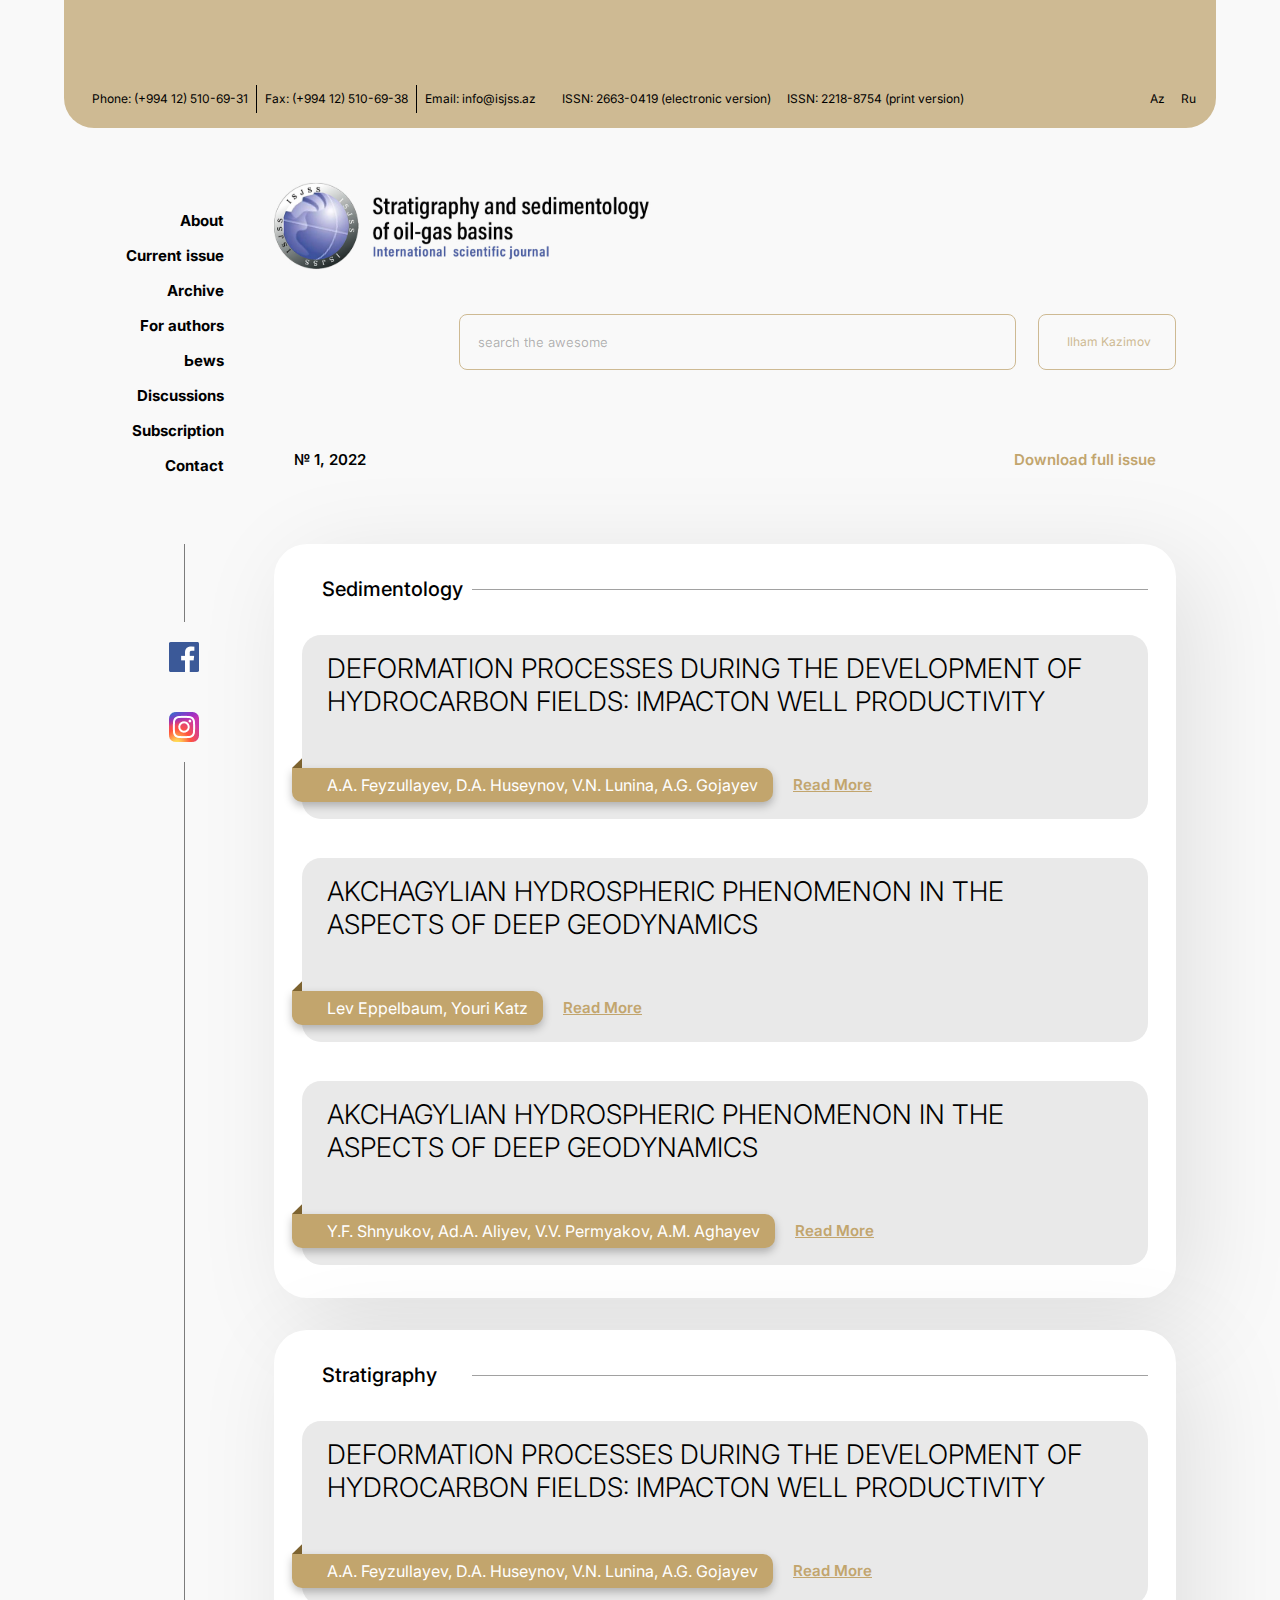
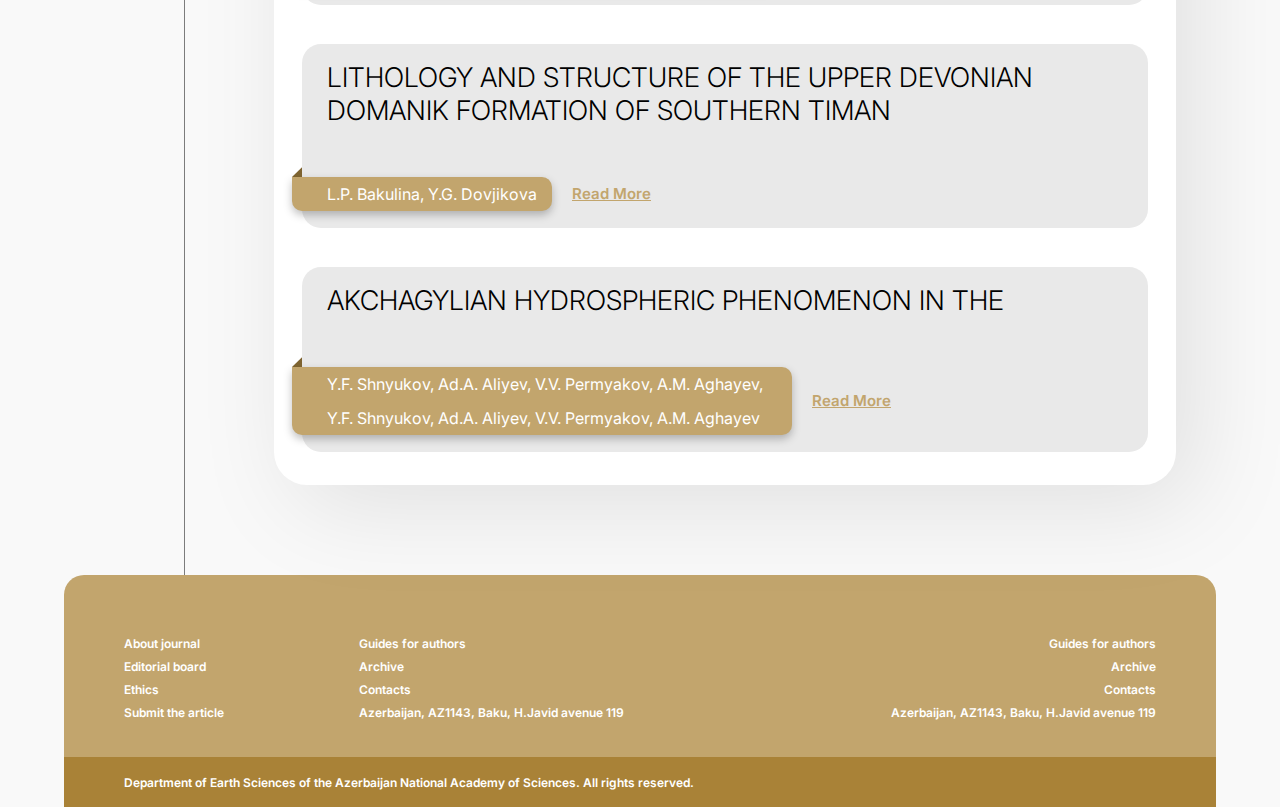
<file: index.html>
<!DOCTYPE html>
<html lang="en">
  <head>
    <meta charset="UTF-8" />
    <meta http-equiv="X-UA-Compatible" content="IE=edge" />
    <meta name="viewport" content="width=device-width, initial-scale=1.0" />
    <title>Document</title>
    <link
      href="https://fonts.googleapis.com/css2?family=Inter:wght@100;200;300;400;500;600;700;800;900&display=swap"
      rel="stylesheet"
    />
    <link
      rel="stylesheet"
      href="https://cdnjs.cloudflare.com/ajax/libs/font-awesome/6.4.0/css/all.min.css"
      integrity="sha512-iecdLmaskl7CVkqkXNQ/ZH/XLlvWZOJyj7Yy7tcenmpD1ypASozpmT/E0iPtmFIB46ZmdtAc9eNBvH0H/ZpiBw=="
      crossorigin="anonymous"
      referrerpolicy="no-referrer"
    />
    <link rel="stylesheet" href="./assets/css/style.css" />
  </head>
  <body>
    <header>
      <div id="head">
        <div class="container">
          <div id="head-information">
            <div class="contact-details">
              <span class="detail">Phone: (+994 12) 510-69-31</span>
              <span class="detail">Fax: (+994 12) 510-69-38</span>
              <span class="detail">Email: info@isjss.az</span>
            </div>
            <div class="issns">
              <span class="issn">ISSN: 2663-0419 (electronic version)</span>
              <span class="issn"> ISSN: 2218-8754 (print version) </span>
            </div>
          </div>
          <div class="langs">
            <span class="lang"> Az </span>
            <span class="lang"> Ru </span>
          </div>
        </div>
      </div>
      <div class="container">
        <ul>
          <li>About</li>
          <li>Current issue</li>
          <li>Archive</li>
          <li>For authors</li>
          <li>Ьews</li>
          <li>Discussions</li>
          <li>Subscription</li>
          <li>Contact</li>
        </ul>
        <div id="div">
          <div id="burger-div">
            <a class="burger" href="#div">
              <i class="fa-solid fa-bars"></i>
            </a>
            <div class="logo">
              <img
                src="./assets/imgs/Screenshot 2022-09-08 at 17.36 1.svg"
                alt=""
              />
            </div>
          </div>
          <div class="search_account">
            <div class="search active">
              <input type="text" placeholder="search the awesome" />
              <i class="fa-solid fa-magnifying-glass"></i>
            </div>
            <div class="account">
              <i class="fa-solid fa-circle-user"></i>
              <span> Ilham Kazimov </span>
            </div>
          </div>
          <div>
            <span> № 1, 2022 </span>
            <button>Download full issue</button>
          </div>
        </div>
      </div>
    </header>
    <section>
      <div class="container">
        <div class="medias">
          <div class="media">
            <img src="./assets/imgs/facebbok.png" alt="" />
          </div>
          <div class="media">
            <img src="./assets/imgs/inst.png" alt="" />
          </div>
        </div>
        <div class="sedimentologies-div">
          <h6>Sedimentology</h6>
          <div class="sedimentologies">
            <div class="sedimentology">
              <p>
                DEFORMATION PROCESSES DURING THE DEVELOPMENT OF HYDROCARBON
                FIELDS: IMPACTON WELL PRODUCTIVITY
              </p>
              <div class="author-div">
                <span class="author">
                  A.A. Feyzullayev, D.A. Huseynov, V.N. Lunina, A.G. Gojayev
                </span>
                <span class="read"> Read More </span>
              </div>
            </div>
            <div class="sedimentology">
              <p>
                AKCHAGYLIAN HYDROSPHERIC PHENOMENON IN THE ASPECTS OF DEEP
                GEODYNAMICS
              </p>
              <div class="author-div">
                <span class="author"> Lev Eppelbaum, Youri Katz </span>
                <span class="read"> Read More </span>
              </div>
            </div>
            <div class="sedimentology">
              <p>
                AKCHAGYLIAN HYDROSPHERIC PHENOMENON IN THE ASPECTS OF DEEP
                GEODYNAMICS
              </p>
              <div class="author-div">
                <span class="author">
                  Y.F. Shnyukov, Ad.A. Aliyev, V.V. Permyakov, A.M. Aghayev
                </span>
                <span class="read"> Read More </span>
              </div>
            </div>
          </div>
        </div>
        <div class="sedimentologies-div stratigraphy">
          <h6>Stratigraphy</h6>
          <div class="sedimentologies">
            <div class="sedimentology">
              <p>
                DEFORMATION PROCESSES DURING THE DEVELOPMENT OF HYDROCARBON
                FIELDS: IMPACTON WELL PRODUCTIVITY
              </p>
              <div class="author-div">
                <span class="author">
                  A.A. Feyzullayev, D.A. Huseynov, V.N. Lunina, A.G. Gojayev
                </span>
                <span class="read"> Read More </span>
              </div>
            </div>
            <div class="sedimentology">
              <p>
                LITHOLOGY AND STRUCTURE OF THE UPPER DEVONIAN DOMANIK FORMATION
                OF SOUTHERN TIMAN
              </p>
              <div class="author-div">
                <span class="author"> L.P. Bakulina, Y.G. Dovjikova </span>
                <span class="read"> Read More </span>
              </div>
            </div>
            <div class="sedimentology">
              <p>AKCHAGYLIAN HYDROSPHERIC PHENOMENON IN THE</p>
              <div class="author-div">
                <span class="author">
                  Y.F. Shnyukov, Ad.A. Aliyev, V.V. Permyakov, A.M. Aghayev,
                  Y.F. Shnyukov, Ad.A. Aliyev, V.V. Permyakov, A.M. Aghayev
                </span>
                <span class="read"> Read More </span>
              </div>
            </div>
          </div>
        </div>
      </div>
    </section>
    <footer>
      <div class="container">
        <div class="footer-top">
          <div class="ul">
            <ul>
              <li>About journal</li>
              <li>Editorial board</li>
              <li>Ethics</li>
              <li>Submit the article</li>
            </ul>
            <ul>
              <li>Guides for authors</li>
              <li>Archive</li>
              <li>Contacts</li>
              <li>Azerbaijan, AZ1143, Baku, H.Javid avenue 119</li>
            </ul>
          </div>
          <ul>
            <li>Guides for authors</li>
            <li>Archive</li>
            <li>Contacts</li>
            <li>Azerbaijan, AZ1143, Baku, H.Javid avenue 119</li>
          </ul>
        </div>
        <div class="footer-bottom">
          Department of Earth Sciences of the Azerbaijan National Academy of
          Sciences. All rights reserved.
        </div>
      </div>
    </footer>
    <script src="./assets/js/app.js"></script>
  </body>
</html>
</file>
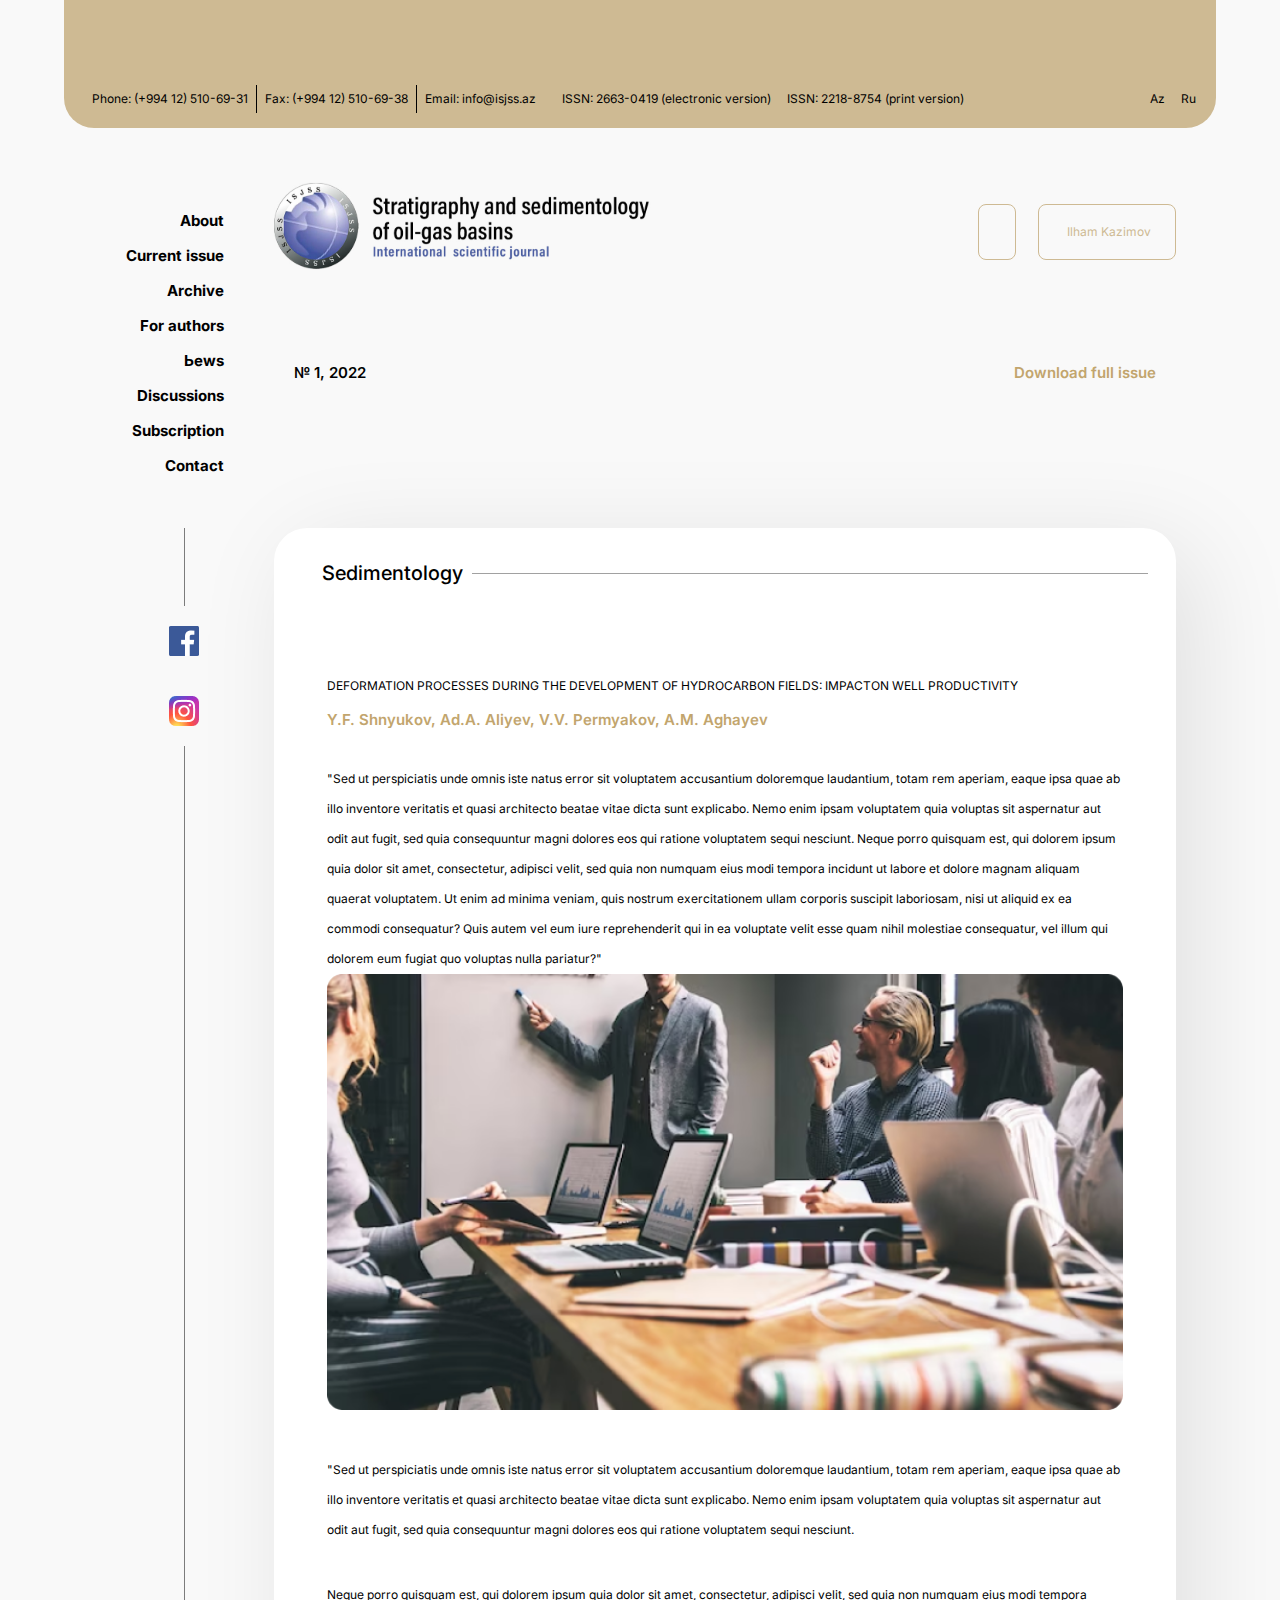
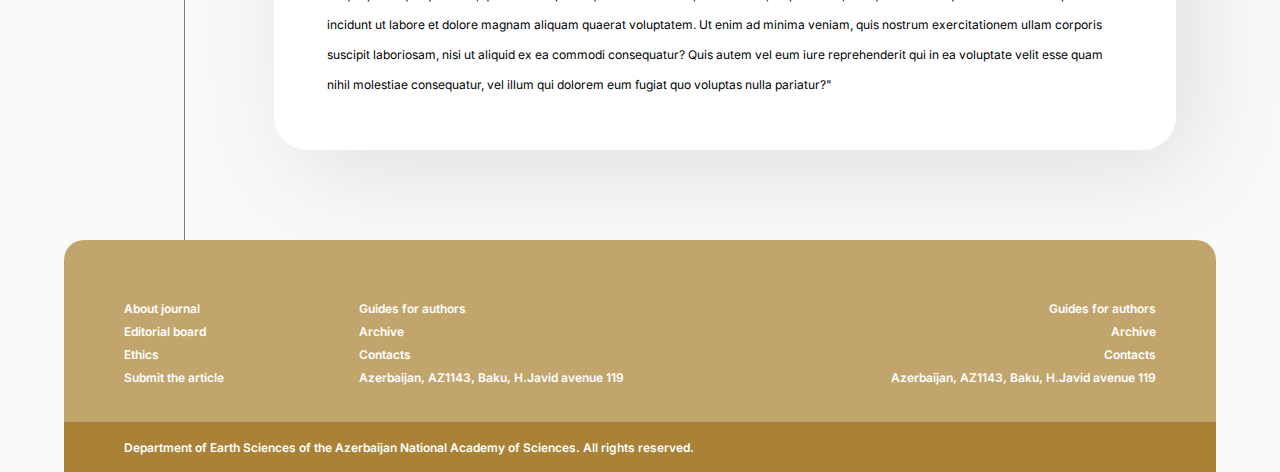
<file: detail.html>
<!DOCTYPE html>
<html lang="en">
  <head>
    <meta charset="UTF-8" />
    <meta http-equiv="X-UA-Compatible" content="IE=edge" />
    <meta name="viewport" content="width=device-width, initial-scale=1.0" />
    <title>Document</title>
    <link
      href="https://fonts.googleapis.com/css2?family=Inter:wght@100;200;300;400;500;600;700;800;900&display=swap"
      rel="stylesheet"
    />
    <link
      rel="stylesheet"
      href="https://cdnjs.cloudflare.com/ajax/libs/font-awesome/6.4.0/css/all.min.css"
      integrity="sha512-iecdLmaskl7CVkqkXNQ/ZH/XLlvWZOJyj7Yy7tcenmpD1ypASozpmT/E0iPtmFIB46ZmdtAc9eNBvH0H/ZpiBw=="
      crossorigin="anonymous"
      referrerpolicy="no-referrer"
    />
    <link rel="stylesheet" href="./assets/css/style.css" />
  </head>
  <body>
    <header>
      <div id="head">
        <div class="container">
          <div id="head-information">
            <div class="contact-details">
              <span class="detail">Phone: (+994 12) 510-69-31</span>
              <span class="detail">Fax: (+994 12) 510-69-38</span>
              <span class="detail">Email: info@isjss.az</span>
            </div>
            <div class="issns">
              <span class="issn">ISSN: 2663-0419 (electronic version)</span>
              <span class="issn"> ISSN: 2218-8754 (print version) </span>
            </div>
          </div>
          <div class="langs">
            <span class="lang"> Az </span>
            <span class="lang"> Ru </span>
          </div>
        </div>
      </div>
      <div class="container">
        <ul>
          <li>About</li>
          <li>Current issue</li>
          <li>Archive</li>
          <li>For authors</li>
          <li>Ьews</li>
          <li>Discussions</li>
          <li>Subscription</li>
          <li>Contact</li>
        </ul>
        <div id="div">
          <div id="head-top">
            <div id="burger-div">
              <a class="burger" href="#div">
                <i class="fa-solid fa-bars"></i>
              </a>
              <div class="logo">
                <img
                  src="./assets/imgs/Screenshot 2022-09-08 at 17.36 1.svg"
                  alt=""
                />
              </div>
            </div>
            <div class="search_account">
              <div class="search">
                <input type="text" placeholder="search the awesome" />
                <i class="fa-solid fa-magnifying-glass"></i>
              </div>
              <div class="account">
                <i class="fa-solid fa-circle-user"></i>
                <span> Ilham Kazimov </span>
              </div>
            </div>
          </div>
          <div>
            <span> № 1, 2022 </span>
            <button>Download full issue</button>
          </div>
        </div>
      </div>
    </header>
    <section>
      <div class="container">
        <div class="medias">
          <div class="media">
            <img src="./assets/imgs/facebbok.png" alt="" />
          </div>
          <div class="media">
            <img src="./assets/imgs/inst.png" alt="" />
          </div>
        </div>
        <div class="sedimentologies-div">
          <h6>Sedimentology</h6>
          <div class="sedimentologies">
            <div class="sedimentology detail">
              <p class="text">
                DEFORMATION PROCESSES DURING THE DEVELOPMENT OF HYDROCARBON
                FIELDS: IMPACTON WELL PRODUCTIVITY
              </p>
              <div class="author-div">
                <span class="read">
                  Y.F. Shnyukov, Ad.A. Aliyev, V.V. Permyakov, A.M. Aghayev
                </span>
              </div>
              <p class="text">
                "Sed ut perspiciatis unde omnis iste natus error sit voluptatem
                accusantium doloremque laudantium, totam rem aperiam, eaque ipsa
                quae ab illo inventore veritatis et quasi architecto beatae
                vitae dicta sunt explicabo. Nemo enim ipsam voluptatem quia
                voluptas sit aspernatur aut odit aut fugit, sed quia
                consequuntur magni dolores eos qui ratione voluptatem sequi
                nesciunt. Neque porro quisquam est, qui dolorem ipsum quia dolor
                sit amet, consectetur, adipisci velit, sed quia non numquam eius
                modi tempora incidunt ut labore et dolore magnam aliquam quaerat
                voluptatem. Ut enim ad minima veniam, quis nostrum
                exercitationem ullam corporis suscipit laboriosam, nisi ut
                aliquid ex ea commodi consequatur? Quis autem vel eum iure
                reprehenderit qui in ea voluptate velit esse quam nihil
                molestiae consequatur, vel illum qui dolorem eum fugiat quo
                voluptas nulla pariatur?"
              </p>
              <div class="image">
                <img src="./assets/imgs/image 1 (1).png" alt="" />
              </div>
              <p class="text">
                "Sed ut perspiciatis unde omnis iste natus error sit voluptatem
                accusantium doloremque laudantium, totam rem aperiam, eaque ipsa
                quae ab illo inventore veritatis et quasi architecto beatae
                vitae dicta sunt explicabo. Nemo enim ipsam voluptatem quia
                voluptas sit aspernatur aut odit aut fugit, sed quia
                consequuntur magni dolores eos qui ratione voluptatem sequi
                nesciunt.
              </p>
              <p class="text">
                Neque porro quisquam est, qui dolorem ipsum quia dolor sit amet,
                consectetur, adipisci velit, sed quia non numquam eius modi
                tempora incidunt ut labore et dolore magnam aliquam quaerat
                voluptatem. Ut enim ad minima veniam, quis nostrum
                exercitationem ullam corporis suscipit laboriosam, nisi ut
                aliquid ex ea commodi consequatur? Quis autem vel eum iure
                reprehenderit qui in ea voluptate velit esse quam nihil
                molestiae consequatur, vel illum qui dolorem eum fugiat quo
                voluptas nulla pariatur?"
              </p>
            </div>
          </div>
        </div>
      </div>
    </section>
    <footer>
      <div class="container">
        <div class="footer-top">
          <div class="ul">
            <ul>
              <li>About journal</li>
              <li>Editorial board</li>
              <li>Ethics</li>
              <li>Submit the article</li>
            </ul>
            <ul>
              <li>Guides for authors</li>
              <li>Archive</li>
              <li>Contacts</li>
              <li>Azerbaijan, AZ1143, Baku, H.Javid avenue 119</li>
            </ul>
          </div>
          <ul>
            <li>Guides for authors</li>
            <li>Archive</li>
            <li>Contacts</li>
            <li>Azerbaijan, AZ1143, Baku, H.Javid avenue 119</li>
          </ul>
        </div>
        <div class="footer-bottom">
          Department of Earth Sciences of the Azerbaijan National Academy of
          Sciences. All rights reserved.
        </div>
      </div>
    </footer>
    <script src="./assets/js/app.js"></script>
  </body>
</html>
</file>
<file: assets/css/style.css>
* {
  margin: 0;
  padding: 0;
  list-style: none;
  text-decoration: none;
  box-sizing: border-box;
  font-family: "Inter", sans-serif;
  scroll-behavior: smooth;
}
body {
  background-color: #f9f9f9;
}
#head-information {
  display: flex;
  flex-wrap: wrap;
}
.container {
  width: 1200px;
  max-width: 90%;
  margin: 0 auto;
  padding: 0 40px;
}
.container.main {
  display: flex;
  gap: 50px;
}
#head .container {
  display: flex;
  height: 128px;
  background-color: #ceba93;
  justify-content: space-between;
  border-radius: 0 0 30px 30px;
  padding: 0 28px 15px 20px;
  align-items: flex-end;
}
#head {
  display: flex;
  align-items: flex-end;
}
.contact-details {
  width: 470px;
  display: flex;
  /* height: 28px; */
}
.issns {
  display: flex;
  justify-content: space-between;
}
.detail,
.issn,
.lang {
  font-weight: 400;
  font-size: 12px;
  line-height: 28px;
  color: #000000;
  padding: 0 8px;
  height: max-content;
  /* display: block; */
}
.detail:nth-child(n + 2) {
  border-left: 1px solid black;
}
.langs {
  display: flex;
  width: 46px;
  justify-content: space-between;
}
header {
  position: relative;
}
header .container {
  display: flex;
  gap: 50px;
}
#head-top {
  display: flex;
  justify-content: space-between;
}
#div {
  margin-top: 45px;
  width: calc(100% - 170px);
  transition: 0.7s;
}
section .container::before {
  content: "";
  position: absolute;
  top: 0px;
  height: calc(100% + 200px);
  left: 120px;
  width: 1px;
  z-index: -2;
  background-color: #00000080;
}
header .burger {
  border: 2px solid #c2a56d;
  height: 40px;
  width: 40px;
  justify-content: center;
  align-items: center;
  border-radius: 5px;
  display: none;
}
#burger-div {
  display: flex;
  align-items: center;
  gap: 20px;
}
header ul {
  margin-top: 75px;
  display: flex;
  flex-direction: column;
  text-align: right;
  width: 120px;
  transition: 0.7s;
}
header ul.active {
  transform: translateX(0);
  height: calc(100% + 540px);
}
header ul li {
  line-height: 35px;
  font-size: 15px;
  font-weight: 700;
}
.medias {
  display: flex;
  flex-direction: column;
  gap: 40px;
  position: absolute;
  top: 78px;
  left: 120px;
  transform: translateX(-50%);
  background-color: rgb(249, 249, 249);
  padding: 20px 0;
}
.media {
  width: 30px;
  height: 30px;
}
.media img {
  width: 100%;
  height: 100%;
}
section {
  margin-top: 45px;
  display: flex;
  align-items: flex-end;
  flex-direction: column;
}
section .container {
  position: relative;
}
.search_account {
  display: flex;
  gap: 22px;
  justify-content: flex-end;
  margin-top: 31px;
}
.search.active {
  width: 100%;
  max-width: 557px;
}
.search {
  position: relative;
  width: max-content;
  padding: 0 18px;
  display: flex;
  align-items: center;
  justify-content: space-between;
  border-radius: 8px;
  height: 56px;
  border: 1px solid #ceba93;
}
input {
  display: none;
}
.search.active input {
  line-height: 35px;
  font-size: 13px;
  color: #ceba93;
  outline: none;
  border: none;
  background-color: #f9f9f9;
  width: 100%;
  padding-right: 10px;
  display: block;
}

.search input::placeholder {
  color: #0000004d;
}
i {
  color: #ceba93;
  font-size: 30px;
}
.account {
  border: 1px solid #ceba93;
  border-radius: 8px;
  height: 56px;
  width: 138px;
  display: flex;
  align-items: center;
  gap: 14px;
  padding: 0 14px;
}
.account span {
  color: #ceba93;
  font-size: 12px;
  line-height: 14.5px;
}
.search_account + div,
#head-top + div {
  margin: 81px 0 30px 0;
  display: flex;
  justify-content: space-between;
  padding: 0 20px;
}
.search_account + div span,
#head-top + div span {
  font-weight: 600;
  font-size: 15px;
  line-height: 18px;
  color: #000000;
}
.logo {
  max-width: 386px;
  width: 100%;
  aspect-ratio: 195/53;
}
.logo img {
  width: 100%;
}
#head-top + div button,
.search_account + div button {
  font-weight: 600;
  font-size: 15px;
  line-height: 18px;
  color: #c2a56d;
  background-color: transparent;
  border: none;
}
.sedimentologies-div {
  padding: 33px 28px;
  background-color: white;
  border-radius: 33px;
  box-shadow: 20px 20px 100px rgba(0, 0, 0, 0.1);
  width: calc(100% - 170px);
  margin-left: 170px;
}
.sedimentologies-div.stratigraphy {
  margin-top: 32px;
}
.sedimentologies-div h6 {
  /* width: 100%; */
  position: relative;
  font-size: 20px;
  line-height: 24px;
  font-weight: 500;
  padding-left: 20px;
}
.sedimentologies-div h6::before {
  content: "";
  position: absolute;
  top: 50%;
  left: 170px;
  background-color: #a1a1a1;
  height: 1px;
  width: 100%;
  width: calc(100% - 170px);
}
.sedimentologies {
  margin-top: 34px;
  display: flex;
  gap: 39px;
  flex-wrap: wrap;
}
.sedimentology.detail {
  background-color: transparent;
}
.sedimentology {
  width: 100%;
  background-color: #e9e9e9;
  padding: 17px 25px;
  border-radius: 19px;
}

.sedimentology p {
  font-size: 27px;
  line-height: 33px;
  font-weight: 300;
}
.author-div {
  display: flex;
  gap: 35px;
  flex-wrap: wrap;
  margin-top: 50px;
  align-items: center;
}
.sedimentology.detail .author-div {
  margin-top: 10px;
}
.author {
  color: white;
  line-height: 34px;
  position: relative;
  z-index: 1;
  display: block;
  max-width: 450px;
}
.author::before {
  content: "";
  position: absolute;
  background-color: #7d6330;
  clip-path: polygon(100% 2%, 0% 100%, 100% 100%);
  width: 10px;
  height: 10px;
  top: -10px;
  left: -35px;
}
.sedimentology.detail .text {
  font-size: 12px;
  line-height: 30px;
  font-weight: 400;
  margin-top: 35px;
}
.sedimentology.detail .image {
  width: 100%;
}
.sedimentology.detail .image img {
  width: 100%;
}
.author::after {
  content: "";
  position: absolute;
  width: calc(100% + 50px);
  max-width: 620px;
  background-color: #c2a56d;
  height: 34px;
  left: -35px;
  z-index: -1;
  height: 100%;
  top: 0;
  border-radius: 0 10px 10px 10px;
  box-shadow: 0px 4px 8px rgba(0, 0, 0, 0.25);
}
.read {
  color: #c2a56d;
  font-weight: 600;
  font-size: 15px;
  line-height: 18px;
  text-decoration: underline;
}
.sedimentology.detail .read {
  text-decoration: none;
}
footer {
  margin-top: 90px;
  z-index: 22;
}
footer .container {
  padding: 0;
}
footer .container .footer-top {
  padding: 57px 60px 33px 60px;
  background-color: #c2a56d;
  border-radius: 20px 20px 0px 0px;
  display: flex;
  justify-content: space-between;
  flex-wrap: wrap;
  gap: 30px;
}
footer ul li,
.footer-bottom {
  color: white;
  font-size: 12px;
  line-height: 23px;
  font-weight: 600;
}
.ul {
  display: flex;
  justify-content: space-between;
  width: 100%;
  max-width: 500px;
}
.ul ul:nth-of-type(1) {
  width: 150px;
}
.ul ul:nth-of-type(2) {
  width: 265px;
  max-width: 100%;
}
.ul + ul {
  text-align: right;
}
.footer-bottom {
  background-color: #a98237;
  height: 50px;
  padding: 0 60px;
  display: flex;
  align-items: center;
  color: white;
}
@media screen and (max-width: 1024px) {
  .container {
    padding: 0;
  }
  .author {
    max-width: 400px;
  }
  .ul {
    max-width: 100%;
  }
  .ul ul:nth-child(2) {
    text-align: right;
  }
  .footer-top .ul + ul {
    width: 100%;
    text-align: center;
  }
  .contact-details {
    flex-wrap: wrap;
    width: 100%;
  }
}
@media screen and (max-width: 768px) {
  #head .container {
    height: 250px;
  }
  #head+ .container #div #head-top{
    flex-wrap: wrap;
  }
  .contact-details,
  .issns {
    flex-direction: column;
  }
  section .container::before,
  .medias {
    display: none;
  }
  .sedimentologies-div {
    width: 100%;
    margin-left: 0;
  }
  .author-div {
    flex-direction: column;
    align-items: flex-start;
  }
  .read {
    margin-left: auto;
  }
  header ul {
    position: fixed;
    transform: translateX(-200%);
    margin-top: 0px;
    top: 0;
    left: 0;
    text-align: left;
    padding-top: 70px;
    background-color: #f9f9f9;
    z-index: 22;
    width: 100%;
    padding-left: 5%;
    height: 100svh;
  }
  #div {
    width: calc(100% - 70px);
  }
  header .burger {
    display: flex;
    z-index: 222;
  }
}
@media screen and (max-width: 500px) {
  .detail {
    border-left: 1px solid black;
  }
  #head-information {
    width: 100%;
  }
  #head .container {
    flex-direction: column;
  }
  .contact-details {
    flex-direction: column;
  }
  .issns {
    flex-direction: column;
  }
  .detail,
  .issn,
  .lang {
    font-size: 10px;
  }
  #div {
    width: 100%;
  }
  i {
    font-size: 20px;
  }
  .sedimentologies-div h6 {
    font-size: 16px;
  }
  .sedimentology p {
    font-size: 20px;
    line-height: 25px;
  }
  .author {
    line-height: 25px;
    font-size: 15px;
  }
  .read {
    font-size: 14px;
  }
  footer .container .footer-top {
    padding: 20px;
  }
  .ul {
    flex-direction: column;
    gap: 30px;
  }
  ul li {
    text-align: left;
  }
  .footer-bottom {
    height: auto;
    padding: 0 20px;
  }
}
</file>
